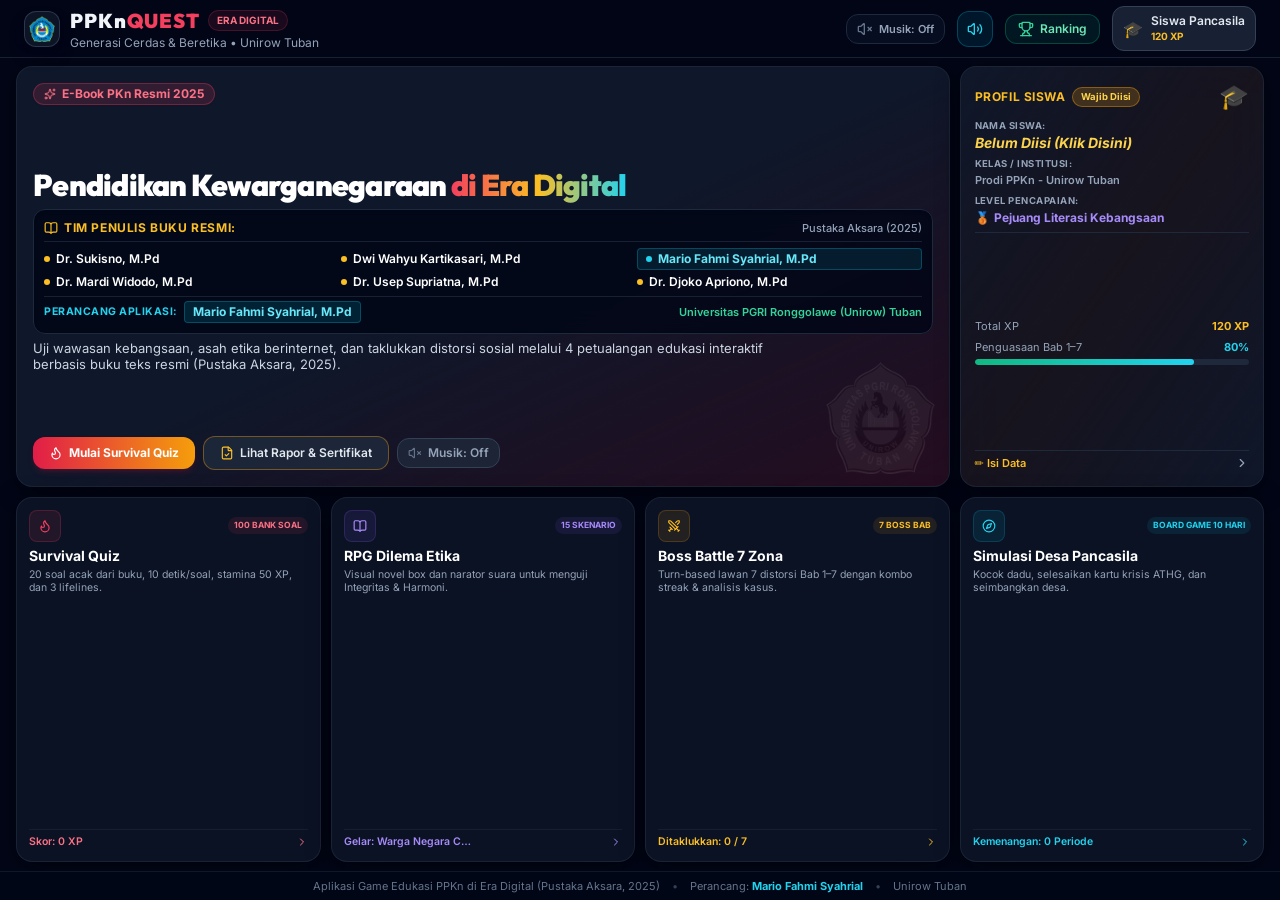
<file: docs/index.html>
<!doctype html>
<html lang="id" class="dark">
  <head>
    <meta charset="UTF-8" />
    <link rel="icon" type="image/png" href="./logo-unirow.png" />
    <meta name="viewport" content="width=device-width, initial-scale=1.0" />
    <title>PPKn Game Edukasi — Generasi Cerdas & Beretika</title>
    <meta name="description" content="Aplikasi Game Edukasi Pendidikan Kewarganegaraan di Era Digital: Survival Quiz, RPG Dilema, Boss Battle 7 Zona, Citizen Simulation, dan Duel Cepat." />
    <link rel="preconnect" href="https://fonts.googleapis.com">
    <link rel="preconnect" href="https://fonts.gstatic.com" crossorigin>
    <link href="https://fonts.googleapis.com/css2?family=Inter:wght@300;400;500;600;700;800&family=Outfit:wght@400;500;600;700;800;900&display=swap" rel="stylesheet">
    <script type="module" crossorigin src="./assets/index-B-1Yn_UM.js"></script>
    <link rel="stylesheet" crossorigin href="./assets/index-yq47PuUU.css">
  </head>
  <body class="bg-slate-950 text-slate-100 min-h-screen selection:bg-rose-500 selection:text-white font-sans antialiased">
    <div id="root"></div>
  </body>
</html>
</file>
<file: docs/assets/index-yq47PuUU.css>
*,:before,:after{--tw-border-spacing-x: 0;--tw-border-spacing-y: 0;--tw-translate-x: 0;--tw-translate-y: 0;--tw-rotate: 0;--tw-skew-x: 0;--tw-skew-y: 0;--tw-scale-x: 1;--tw-scale-y: 1;--tw-pan-x: ;--tw-pan-y: ;--tw-pinch-zoom: ;--tw-scroll-snap-strictness: proximity;--tw-gradient-from-position: ;--tw-gradient-via-position: ;--tw-gradient-to-position: ;--tw-ordinal: ;--tw-slashed-zero: ;--tw-numeric-figure: ;--tw-numeric-spacing: ;--tw-numeric-fraction: ;--tw-ring-inset: ;--tw-ring-offset-width: 0px;--tw-ring-offset-color: #fff;--tw-ring-color: rgb(59 130 246 / .5);--tw-ring-offset-shadow: 0 0 #0000;--tw-ring-shadow: 0 0 #0000;--tw-shadow: 0 0 #0000;--tw-shadow-colored: 0 0 #0000;--tw-blur: ;--tw-brightness: ;--tw-contrast: ;--tw-grayscale: ;--tw-hue-rotate: ;--tw-invert: ;--tw-saturate: ;--tw-sepia: ;--tw-drop-shadow: ;--tw-backdrop-blur: ;--tw-backdrop-brightness: ;--tw-backdrop-contrast: ;--tw-backdrop-grayscale: ;--tw-backdrop-hue-rotate: ;--tw-backdrop-invert: ;--tw-backdrop-opacity: ;--tw-backdrop-saturate: ;--tw-backdrop-sepia: ;--tw-contain-size: ;--tw-contain-layout: ;--tw-contain-paint: ;--tw-contain-style: }::backdrop{--tw-border-spacing-x: 0;--tw-border-spacing-y: 0;--tw-translate-x: 0;--tw-translate-y: 0;--tw-rotate: 0;--tw-skew-x: 0;--tw-skew-y: 0;--tw-scale-x: 1;--tw-scale-y: 1;--tw-pan-x: ;--tw-pan-y: ;--tw-pinch-zoom: ;--tw-scroll-snap-strictness: proximity;--tw-gradient-from-position: ;--tw-gradient-via-position: ;--tw-gradient-to-position: ;--tw-ordinal: ;--tw-slashed-zero: ;--tw-numeric-figure: ;--tw-numeric-spacing: ;--tw-numeric-fraction: ;--tw-ring-inset: ;--tw-ring-offset-width: 0px;--tw-ring-offset-color: #fff;--tw-ring-color: rgb(59 130 246 / .5);--tw-ring-offset-shadow: 0 0 #0000;--tw-ring-shadow: 0 0 #0000;--tw-shadow: 0 0 #0000;--tw-shadow-colored: 0 0 #0000;--tw-blur: ;--tw-brightness: ;--tw-contrast: ;--tw-grayscale: ;--tw-hue-rotate: ;--tw-invert: ;--tw-saturate: ;--tw-sepia: ;--tw-drop-shadow: ;--tw-backdrop-blur: ;--tw-backdrop-brightness: ;--tw-backdrop-contrast: ;--tw-backdrop-grayscale: ;--tw-backdrop-hue-rotate: ;--tw-backdrop-invert: ;--tw-backdrop-opacity: ;--tw-backdrop-saturate: ;--tw-backdrop-sepia: ;--tw-contain-size: ;--tw-contain-layout: ;--tw-contain-paint: ;--tw-contain-style: }*,:before,:after{box-sizing:border-box;border-width:0;border-style:solid;border-color:#e5e7eb}:before,:after{--tw-content: ""}html,:host{line-height:1.5;-webkit-text-size-adjust:100%;-moz-tab-size:4;-o-tab-size:4;tab-size:4;font-family:Inter,system-ui,-apple-system,BlinkMacSystemFont,Segoe UI,Roboto,sans-serif;font-feature-settings:normal;font-variation-settings:normal;-webkit-tap-highlight-color:transparent}body{margin:0;line-height:inherit}hr{height:0;color:inherit;border-top-width:1px}abbr:where([title]){-webkit-text-decoration:underline dotted;text-decoration:underline dotted}h1,h2,h3,h4,h5,h6{font-size:inherit;font-weight:inherit}a{color:inherit;text-decoration:inherit}b,strong{font-weight:bolder}code,kbd,samp,pre{font-family:ui-monospace,SFMono-Regular,Menlo,Monaco,Consolas,Liberation Mono,Courier New,monospace;font-feature-settings:normal;font-variation-settings:normal;font-size:1em}small{font-size:80%}sub,sup{font-size:75%;line-height:0;position:relative;vertical-align:baseline}sub{bottom:-.25em}sup{top:-.5em}table{text-indent:0;border-color:inherit;border-collapse:collapse}button,input,optgroup,select,textarea{font-family:inherit;font-feature-settings:inherit;font-variation-settings:inherit;font-size:100%;font-weight:inherit;line-height:inherit;letter-spacing:inherit;color:inherit;margin:0;padding:0}button,select{text-transform:none}button,input:where([type=button]),input:where([type=reset]),input:where([type=submit]){-webkit-appearance:button;background-color:transparent;background-image:none}:-moz-focusring{outline:auto}:-moz-ui-invalid{box-shadow:none}progress{vertical-align:baseline}::-webkit-inner-spin-button,::-webkit-outer-spin-button{height:auto}[type=search]{-webkit-appearance:textfield;outline-offset:-2px}::-webkit-search-decoration{-webkit-appearance:none}::-webkit-file-upload-button{-webkit-appearance:button;font:inherit}summary{display:list-item}blockquote,dl,dd,h1,h2,h3,h4,h5,h6,hr,figure,p,pre{margin:0}fieldset{margin:0;padding:0}legend{padding:0}ol,ul,menu{list-style:none;margin:0;padding:0}dialog{padding:0}textarea{resize:vertical}input::-moz-placeholder,textarea::-moz-placeholder{opacity:1;color:#9ca3af}input::placeholder,textarea::placeholder{opacity:1;color:#9ca3af}button,[role=button]{cursor:pointer}:disabled{cursor:default}img,svg,video,canvas,audio,iframe,embed,object{display:block;vertical-align:middle}img,video{max-width:100%;height:auto}[hidden]:where(:not([hidden=until-found])){display:none}body{--tw-bg-opacity: 1;background-color:rgb(2 6 23 / var(--tw-bg-opacity, 1));font-family:Inter,system-ui,-apple-system,BlinkMacSystemFont,Segoe UI,Roboto,sans-serif;--tw-text-opacity: 1;color:rgb(241 245 249 / var(--tw-text-opacity, 1));-webkit-font-smoothing:antialiased;-moz-osx-font-smoothing:grayscale}body *::-moz-selection{--tw-bg-opacity: 1;background-color:rgb(244 63 94 / var(--tw-bg-opacity, 1));--tw-text-opacity: 1;color:rgb(255 255 255 / var(--tw-text-opacity, 1))}body *::selection{--tw-bg-opacity: 1;background-color:rgb(244 63 94 / var(--tw-bg-opacity, 1));--tw-text-opacity: 1;color:rgb(255 255 255 / var(--tw-text-opacity, 1))}body::-moz-selection{--tw-bg-opacity: 1;background-color:rgb(244 63 94 / var(--tw-bg-opacity, 1));--tw-text-opacity: 1;color:rgb(255 255 255 / var(--tw-text-opacity, 1))}body::selection{--tw-bg-opacity: 1;background-color:rgb(244 63 94 / var(--tw-bg-opacity, 1));--tw-text-opacity: 1;color:rgb(255 255 255 / var(--tw-text-opacity, 1))}body{background-color:#020617;background-image:radial-gradient(at 90% 10%,rgba(225,29,72,.06) 0px,transparent 45%),radial-gradient(at 10% 90%,rgba(14,165,233,.05) 0px,transparent 50%),radial-gradient(at 50% 30%,rgba(15,23,42,.7) 0px,transparent 80%);background-attachment:fixed}.pointer-events-none{pointer-events:none}.fixed{position:fixed}.absolute{position:absolute}.relative{position:relative}.sticky{position:sticky}.inset-0{top:0;right:0;bottom:0;left:0}.-right-1{right:-.25rem}.-top-1{top:-.25rem}.bottom-3{bottom:.75rem}.left-0{left:0}.right-0{right:0}.right-3{right:.75rem}.top-0{top:0}.z-10{z-index:10}.z-40{z-index:40}.z-50{z-index:50}.mx-auto{margin-left:auto;margin-right:auto}.my-1{margin-top:.25rem;margin-bottom:.25rem}.mb-0\.5{margin-bottom:.125rem}.mb-1{margin-bottom:.25rem}.mb-1\.5{margin-bottom:.375rem}.mb-2{margin-bottom:.5rem}.mb-2\.5{margin-bottom:.625rem}.mb-3{margin-bottom:.75rem}.mb-4{margin-bottom:1rem}.mb-5{margin-bottom:1.25rem}.mb-6{margin-bottom:1.5rem}.ml-1{margin-left:.25rem}.ml-auto{margin-left:auto}.mr-1{margin-right:.25rem}.mt-0\.5{margin-top:.125rem}.mt-1{margin-top:.25rem}.mt-1\.5{margin-top:.375rem}.mt-12{margin-top:3rem}.mt-2{margin-top:.5rem}.mt-3{margin-top:.75rem}.mt-4{margin-top:1rem}.mt-6{margin-top:1.5rem}.line-clamp-2{overflow:hidden;display:-webkit-box;-webkit-box-orient:vertical;-webkit-line-clamp:2}.block{display:block}.flex{display:flex}.inline-flex{display:inline-flex}.grid{display:grid}.hidden{display:none}.h-1{height:.25rem}.h-1\.5{height:.375rem}.h-10{height:2.5rem}.h-12{height:3rem}.h-16{height:4rem}.h-2{height:.5rem}.h-20{height:5rem}.h-24{height:6rem}.h-3{height:.75rem}.h-3\.5{height:.875rem}.h-4{height:1rem}.h-5{height:1.25rem}.h-6{height:1.5rem}.h-7{height:1.75rem}.h-8{height:2rem}.h-9{height:2.25rem}.h-full{height:100%}.h-screen{height:100vh}.max-h-28{max-height:7rem}.max-h-\[90vh\]{max-height:90vh}.max-h-\[92vh\]{max-height:92vh}.max-h-screen{max-height:100vh}.min-h-0{min-height:0px}.min-h-screen{min-height:100vh}.w-1\.5{width:.375rem}.w-10{width:2.5rem}.w-12{width:3rem}.w-16{width:4rem}.w-20{width:5rem}.w-24{width:6rem}.w-3{width:.75rem}.w-3\.5{width:.875rem}.w-4{width:1rem}.w-5{width:1.25rem}.w-6{width:1.5rem}.w-60{width:15rem}.w-7{width:1.75rem}.w-8{width:2rem}.w-9{width:2.25rem}.w-full{width:100%}.min-w-0{min-width:0px}.max-w-2xl{max-width:42rem}.max-w-3xl{max-width:48rem}.max-w-4xl{max-width:56rem}.max-w-5xl{max-width:64rem}.max-w-6xl{max-width:72rem}.max-w-7xl{max-width:80rem}.max-w-\[100px\]{max-width:100px}.max-w-\[120px\]{max-width:120px}.max-w-\[130px\]{max-width:130px}.max-w-md{max-width:28rem}.max-w-sm{max-width:24rem}.max-w-xl{max-width:36rem}.max-w-xs{max-width:20rem}.flex-1{flex:1 1 0%}.shrink-0{flex-shrink:0}.rotate-1{--tw-rotate: 1deg;transform:translate(var(--tw-translate-x),var(--tw-translate-y)) rotate(var(--tw-rotate)) skew(var(--tw-skew-x)) skewY(var(--tw-skew-y)) scaleX(var(--tw-scale-x)) scaleY(var(--tw-scale-y))}.scale-105{--tw-scale-x: 1.05;--tw-scale-y: 1.05;transform:translate(var(--tw-translate-x),var(--tw-translate-y)) rotate(var(--tw-rotate)) skew(var(--tw-skew-x)) skewY(var(--tw-skew-y)) scaleX(var(--tw-scale-x)) scaleY(var(--tw-scale-y))}.scale-110{--tw-scale-x: 1.1;--tw-scale-y: 1.1;transform:translate(var(--tw-translate-x),var(--tw-translate-y)) rotate(var(--tw-rotate)) skew(var(--tw-skew-x)) skewY(var(--tw-skew-y)) scaleX(var(--tw-scale-x)) scaleY(var(--tw-scale-y))}.scale-\[1\.03\]{--tw-scale-x: 1.03;--tw-scale-y: 1.03;transform:translate(var(--tw-translate-x),var(--tw-translate-y)) rotate(var(--tw-rotate)) skew(var(--tw-skew-x)) skewY(var(--tw-skew-y)) scaleX(var(--tw-scale-x)) scaleY(var(--tw-scale-y))}.animate-bounce{animation:bounce 1s infinite}@keyframes bounce{0%,to{transform:translateY(-25%);animation-timing-function:cubic-bezier(.8,0,1,1)}50%{transform:none;animation-timing-function:cubic-bezier(0,0,.2,1)}}.animate-bounce-gentle{animation:bounce 2s infinite}@keyframes pulse{50%{opacity:.5}}.animate-pulse{animation:pulse 2s cubic-bezier(.4,0,.6,1) infinite}@keyframes spin{to{transform:rotate(360deg)}}.animate-spin{animation:spin 1s linear infinite}.cursor-not-allowed{cursor:not-allowed}.cursor-pointer{cursor:pointer}.select-none{-webkit-user-select:none;-moz-user-select:none;user-select:none}.grid-cols-1{grid-template-columns:repeat(1,minmax(0,1fr))}.grid-cols-2{grid-template-columns:repeat(2,minmax(0,1fr))}.grid-cols-3{grid-template-columns:repeat(3,minmax(0,1fr))}.grid-cols-4{grid-template-columns:repeat(4,minmax(0,1fr))}.flex-col{flex-direction:column}.flex-col-reverse{flex-direction:column-reverse}.flex-wrap{flex-wrap:wrap}.items-start{align-items:flex-start}.items-center{align-items:center}.items-stretch{align-items:stretch}.justify-end{justify-content:flex-end}.justify-center{justify-content:center}.justify-between{justify-content:space-between}.gap-0\.5{gap:.125rem}.gap-1{gap:.25rem}.gap-1\.5{gap:.375rem}.gap-2{gap:.5rem}.gap-2\.5{gap:.625rem}.gap-3{gap:.75rem}.gap-4{gap:1rem}.gap-6{gap:1.5rem}.gap-x-3{-moz-column-gap:.75rem;column-gap:.75rem}.gap-y-0\.5{row-gap:.125rem}.gap-y-1{row-gap:.25rem}.space-y-0\.5>:not([hidden])~:not([hidden]){--tw-space-y-reverse: 0;margin-top:calc(.125rem * calc(1 - var(--tw-space-y-reverse)));margin-bottom:calc(.125rem * var(--tw-space-y-reverse))}.space-y-1>:not([hidden])~:not([hidden]){--tw-space-y-reverse: 0;margin-top:calc(.25rem * calc(1 - var(--tw-space-y-reverse)));margin-bottom:calc(.25rem * var(--tw-space-y-reverse))}.space-y-1\.5>:not([hidden])~:not([hidden]){--tw-space-y-reverse: 0;margin-top:calc(.375rem * calc(1 - var(--tw-space-y-reverse)));margin-bottom:calc(.375rem * var(--tw-space-y-reverse))}.space-y-2>:not([hidden])~:not([hidden]){--tw-space-y-reverse: 0;margin-top:calc(.5rem * calc(1 - var(--tw-space-y-reverse)));margin-bottom:calc(.5rem * var(--tw-space-y-reverse))}.space-y-2\.5>:not([hidden])~:not([hidden]){--tw-space-y-reverse: 0;margin-top:calc(.625rem * calc(1 - var(--tw-space-y-reverse)));margin-bottom:calc(.625rem * var(--tw-space-y-reverse))}.space-y-3>:not([hidden])~:not([hidden]){--tw-space-y-reverse: 0;margin-top:calc(.75rem * calc(1 - var(--tw-space-y-reverse)));margin-bottom:calc(.75rem * var(--tw-space-y-reverse))}.space-y-4>:not([hidden])~:not([hidden]){--tw-space-y-reverse: 0;margin-top:calc(1rem * calc(1 - var(--tw-space-y-reverse)));margin-bottom:calc(1rem * var(--tw-space-y-reverse))}.space-y-5>:not([hidden])~:not([hidden]){--tw-space-y-reverse: 0;margin-top:calc(1.25rem * calc(1 - var(--tw-space-y-reverse)));margin-bottom:calc(1.25rem * var(--tw-space-y-reverse))}.space-y-6>:not([hidden])~:not([hidden]){--tw-space-y-reverse: 0;margin-top:calc(1.5rem * calc(1 - var(--tw-space-y-reverse)));margin-bottom:calc(1.5rem * var(--tw-space-y-reverse))}.overflow-hidden{overflow:hidden}.overflow-y-auto{overflow-y:auto}.truncate{overflow:hidden;text-overflow:ellipsis;white-space:nowrap}.rounded{border-radius:.25rem}.rounded-2xl{border-radius:1rem}.rounded-3xl{border-radius:1.5rem}.rounded-full{border-radius:9999px}.rounded-lg{border-radius:.5rem}.rounded-md{border-radius:.375rem}.rounded-xl{border-radius:.75rem}.rounded-t-2xl{border-top-left-radius:1rem;border-top-right-radius:1rem}.border{border-width:1px}.border-b{border-bottom-width:1px}.border-l{border-left-width:1px}.border-t{border-top-width:1px}.border-dashed{border-style:dashed}.border-amber-400{--tw-border-opacity: 1;border-color:rgb(251 191 36 / var(--tw-border-opacity, 1))}.border-amber-500{--tw-border-opacity: 1;border-color:rgb(245 158 11 / var(--tw-border-opacity, 1))}.border-amber-500\/20{border-color:#f59e0b33}.border-amber-500\/30{border-color:#f59e0b4d}.border-amber-500\/40{border-color:#f59e0b66}.border-amber-500\/50{border-color:#f59e0b80}.border-amber-500\/60{border-color:#f59e0b99}.border-blue-500\/60{border-color:#3b82f699}.border-cyan-400{--tw-border-opacity: 1;border-color:rgb(34 211 238 / var(--tw-border-opacity, 1))}.border-cyan-500{--tw-border-opacity: 1;border-color:rgb(6 182 212 / var(--tw-border-opacity, 1))}.border-cyan-500\/20{border-color:#06b6d433}.border-cyan-500\/30{border-color:#06b6d44d}.border-cyan-500\/40{border-color:#06b6d466}.border-cyan-500\/50{border-color:#06b6d480}.border-cyan-500\/60{border-color:#06b6d499}.border-emerald-500{--tw-border-opacity: 1;border-color:rgb(16 185 129 / var(--tw-border-opacity, 1))}.border-emerald-500\/20{border-color:#10b98133}.border-emerald-500\/25{border-color:#10b98140}.border-emerald-500\/30{border-color:#10b9814d}.border-emerald-500\/40{border-color:#10b98166}.border-emerald-500\/50{border-color:#10b98180}.border-emerald-500\/60{border-color:#10b98199}.border-indigo-500\/30{border-color:#6366f14d}.border-indigo-500\/40{border-color:#6366f166}.border-rose-500{--tw-border-opacity: 1;border-color:rgb(244 63 94 / var(--tw-border-opacity, 1))}.border-rose-500\/20{border-color:#f43f5e33}.border-rose-500\/30{border-color:#f43f5e4d}.border-rose-500\/40{border-color:#f43f5e66}.border-rose-500\/50{border-color:#f43f5e80}.border-rose-500\/60{border-color:#f43f5e99}.border-slate-500\/60{border-color:#64748b99}.border-slate-600\/40{border-color:#47556966}.border-slate-700{--tw-border-opacity: 1;border-color:rgb(51 65 85 / var(--tw-border-opacity, 1))}.border-slate-700\/80{border-color:#334155cc}.border-slate-800{--tw-border-opacity: 1;border-color:rgb(30 41 59 / var(--tw-border-opacity, 1))}.border-slate-800\/40{border-color:#1e293b66}.border-slate-800\/60{border-color:#1e293b99}.border-slate-800\/80{border-color:#1e293bcc}.border-slate-900{--tw-border-opacity: 1;border-color:rgb(15 23 42 / var(--tw-border-opacity, 1))}.border-violet-500{--tw-border-opacity: 1;border-color:rgb(139 92 246 / var(--tw-border-opacity, 1))}.border-violet-500\/20{border-color:#8b5cf633}.border-violet-500\/30{border-color:#8b5cf64d}.border-violet-500\/40{border-color:#8b5cf666}.border-violet-500\/50{border-color:#8b5cf680}.bg-amber-400{--tw-bg-opacity: 1;background-color:rgb(251 191 36 / var(--tw-bg-opacity, 1))}.bg-amber-500{--tw-bg-opacity: 1;background-color:rgb(245 158 11 / var(--tw-bg-opacity, 1))}.bg-amber-500\/10{background-color:#f59e0b1a}.bg-amber-500\/20{background-color:#f59e0b33}.bg-amber-950\/60{background-color:#451a0399}.bg-blue-500\/10{background-color:#3b82f61a}.bg-cyan-400{--tw-bg-opacity: 1;background-color:rgb(34 211 238 / var(--tw-bg-opacity, 1))}.bg-cyan-500{--tw-bg-opacity: 1;background-color:rgb(6 182 212 / var(--tw-bg-opacity, 1))}.bg-cyan-500\/10{background-color:#06b6d41a}.bg-cyan-500\/15{background-color:#06b6d426}.bg-cyan-500\/20{background-color:#06b6d433}.bg-cyan-900\/60{background-color:#164e6399}.bg-cyan-950\/50{background-color:#08334480}.bg-cyan-950\/60{background-color:#08334499}.bg-cyan-950\/70{background-color:#083344b3}.bg-emerald-500{--tw-bg-opacity: 1;background-color:rgb(16 185 129 / var(--tw-bg-opacity, 1))}.bg-emerald-500\/10{background-color:#10b9811a}.bg-emerald-500\/20{background-color:#10b98133}.bg-emerald-950\/30{background-color:#022c224d}.bg-emerald-950\/40{background-color:#022c2266}.bg-emerald-950\/60{background-color:#022c2299}.bg-indigo-500\/10{background-color:#6366f11a}.bg-rose-500{--tw-bg-opacity: 1;background-color:rgb(244 63 94 / var(--tw-bg-opacity, 1))}.bg-rose-500\/10{background-color:#f43f5e1a}.bg-rose-500\/15{background-color:#f43f5e26}.bg-rose-500\/20{background-color:#f43f5e33}.bg-rose-900\/60{background-color:#88133799}.bg-rose-950\/40{background-color:#4c051966}.bg-rose-950\/60{background-color:#4c051999}.bg-slate-500\/10{background-color:#64748b1a}.bg-slate-800{--tw-bg-opacity: 1;background-color:rgb(30 41 59 / var(--tw-bg-opacity, 1))}.bg-slate-800\/70{background-color:#1e293bb3}.bg-slate-800\/80{background-color:#1e293bcc}.bg-slate-800\/90{background-color:#1e293be6}.bg-slate-900{--tw-bg-opacity: 1;background-color:rgb(15 23 42 / var(--tw-bg-opacity, 1))}.bg-slate-900\/20{background-color:#0f172a33}.bg-slate-900\/30{background-color:#0f172a4d}.bg-slate-900\/40{background-color:#0f172a66}.bg-slate-900\/50{background-color:#0f172a80}.bg-slate-900\/60{background-color:#0f172a99}.bg-slate-900\/70{background-color:#0f172ab3}.bg-slate-900\/80{background-color:#0f172acc}.bg-slate-900\/90{background-color:#0f172ae6}.bg-slate-950{--tw-bg-opacity: 1;background-color:rgb(2 6 23 / var(--tw-bg-opacity, 1))}.bg-slate-950\/40{background-color:#02061766}.bg-slate-950\/60{background-color:#02061799}.bg-slate-950\/80{background-color:#020617cc}.bg-slate-950\/85{background-color:#020617d9}.bg-slate-950\/90{background-color:#020617e6}.bg-violet-500\/10{background-color:#8b5cf61a}.bg-violet-500\/15{background-color:#8b5cf626}.bg-violet-500\/20{background-color:#8b5cf633}.bg-gradient-to-b{background-image:linear-gradient(to bottom,var(--tw-gradient-stops))}.bg-gradient-to-br{background-image:linear-gradient(to bottom right,var(--tw-gradient-stops))}.bg-gradient-to-r{background-image:linear-gradient(to right,var(--tw-gradient-stops))}.from-amber-500{--tw-gradient-from: #f59e0b var(--tw-gradient-from-position);--tw-gradient-to: rgb(245 158 11 / 0) var(--tw-gradient-to-position);--tw-gradient-stops: var(--tw-gradient-from), var(--tw-gradient-to)}.from-amber-500\/15{--tw-gradient-from: rgb(245 158 11 / .15) var(--tw-gradient-from-position);--tw-gradient-to: rgb(245 158 11 / 0) var(--tw-gradient-to-position);--tw-gradient-stops: var(--tw-gradient-from), var(--tw-gradient-to)}.from-amber-500\/20{--tw-gradient-from: rgb(245 158 11 / .2) var(--tw-gradient-from-position);--tw-gradient-to: rgb(245 158 11 / 0) var(--tw-gradient-to-position);--tw-gradient-stops: var(--tw-gradient-from), var(--tw-gradient-to)}.from-amber-600{--tw-gradient-from: #d97706 var(--tw-gradient-from-position);--tw-gradient-to: rgb(217 119 6 / 0) var(--tw-gradient-to-position);--tw-gradient-stops: var(--tw-gradient-from), var(--tw-gradient-to)}.from-cyan-500\/15{--tw-gradient-from: rgb(6 182 212 / .15) var(--tw-gradient-from-position);--tw-gradient-to: rgb(6 182 212 / 0) var(--tw-gradient-to-position);--tw-gradient-stops: var(--tw-gradient-from), var(--tw-gradient-to)}.from-cyan-500\/20{--tw-gradient-from: rgb(6 182 212 / .2) var(--tw-gradient-from-position);--tw-gradient-to: rgb(6 182 212 / 0) var(--tw-gradient-to-position);--tw-gradient-stops: var(--tw-gradient-from), var(--tw-gradient-to)}.from-cyan-600{--tw-gradient-from: #0891b2 var(--tw-gradient-from-position);--tw-gradient-to: rgb(8 145 178 / 0) var(--tw-gradient-to-position);--tw-gradient-stops: var(--tw-gradient-from), var(--tw-gradient-to)}.from-emerald-500{--tw-gradient-from: #10b981 var(--tw-gradient-from-position);--tw-gradient-to: rgb(16 185 129 / 0) var(--tw-gradient-to-position);--tw-gradient-stops: var(--tw-gradient-from), var(--tw-gradient-to)}.from-emerald-500\/15{--tw-gradient-from: rgb(16 185 129 / .15) var(--tw-gradient-from-position);--tw-gradient-to: rgb(16 185 129 / 0) var(--tw-gradient-to-position);--tw-gradient-stops: var(--tw-gradient-from), var(--tw-gradient-to)}.from-emerald-500\/20{--tw-gradient-from: rgb(16 185 129 / .2) var(--tw-gradient-from-position);--tw-gradient-to: rgb(16 185 129 / 0) var(--tw-gradient-to-position);--tw-gradient-stops: var(--tw-gradient-from), var(--tw-gradient-to)}.from-emerald-600{--tw-gradient-from: #059669 var(--tw-gradient-from-position);--tw-gradient-to: rgb(5 150 105 / 0) var(--tw-gradient-to-position);--tw-gradient-stops: var(--tw-gradient-from), var(--tw-gradient-to)}.from-indigo-600{--tw-gradient-from: #4f46e5 var(--tw-gradient-from-position);--tw-gradient-to: rgb(79 70 229 / 0) var(--tw-gradient-to-position);--tw-gradient-stops: var(--tw-gradient-from), var(--tw-gradient-to)}.from-rose-500{--tw-gradient-from: #f43f5e var(--tw-gradient-from-position);--tw-gradient-to: rgb(244 63 94 / 0) var(--tw-gradient-to-position);--tw-gradient-stops: var(--tw-gradient-from), var(--tw-gradient-to)}.from-rose-500\/15{--tw-gradient-from: rgb(244 63 94 / .15) var(--tw-gradient-from-position);--tw-gradient-to: rgb(244 63 94 / 0) var(--tw-gradient-to-position);--tw-gradient-stops: var(--tw-gradient-from), var(--tw-gradient-to)}.from-rose-500\/20{--tw-gradient-from: rgb(244 63 94 / .2) var(--tw-gradient-from-position);--tw-gradient-to: rgb(244 63 94 / 0) var(--tw-gradient-to-position);--tw-gradient-stops: var(--tw-gradient-from), var(--tw-gradient-to)}.from-rose-600{--tw-gradient-from: #e11d48 var(--tw-gradient-from-position);--tw-gradient-to: rgb(225 29 72 / 0) var(--tw-gradient-to-position);--tw-gradient-stops: var(--tw-gradient-from), var(--tw-gradient-to)}.from-slate-700\/20{--tw-gradient-from: rgb(51 65 85 / .2) var(--tw-gradient-from-position);--tw-gradient-to: rgb(51 65 85 / 0) var(--tw-gradient-to-position);--tw-gradient-stops: var(--tw-gradient-from), var(--tw-gradient-to)}.from-slate-900{--tw-gradient-from: #0f172a var(--tw-gradient-from-position);--tw-gradient-to: rgb(15 23 42 / 0) var(--tw-gradient-to-position);--tw-gradient-stops: var(--tw-gradient-from), var(--tw-gradient-to)}.from-slate-950{--tw-gradient-from: #020617 var(--tw-gradient-from-position);--tw-gradient-to: rgb(2 6 23 / 0) var(--tw-gradient-to-position);--tw-gradient-stops: var(--tw-gradient-from), var(--tw-gradient-to)}.from-violet-500\/20{--tw-gradient-from: rgb(139 92 246 / .2) var(--tw-gradient-from-position);--tw-gradient-to: rgb(139 92 246 / 0) var(--tw-gradient-to-position);--tw-gradient-stops: var(--tw-gradient-from), var(--tw-gradient-to)}.from-violet-600{--tw-gradient-from: #7c3aed var(--tw-gradient-from-position);--tw-gradient-to: rgb(124 58 237 / 0) var(--tw-gradient-to-position);--tw-gradient-stops: var(--tw-gradient-from), var(--tw-gradient-to)}.via-amber-400{--tw-gradient-to: rgb(251 191 36 / 0) var(--tw-gradient-to-position);--tw-gradient-stops: var(--tw-gradient-from), #fbbf24 var(--tw-gradient-via-position), var(--tw-gradient-to)}.via-amber-950\/20{--tw-gradient-to: rgb(69 26 3 / 0) var(--tw-gradient-to-position);--tw-gradient-stops: var(--tw-gradient-from), rgb(69 26 3 / .2) var(--tw-gradient-via-position), var(--tw-gradient-to)}.via-blue-500\/10{--tw-gradient-to: rgb(59 130 246 / 0) var(--tw-gradient-to-position);--tw-gradient-stops: var(--tw-gradient-from), rgb(59 130 246 / .1) var(--tw-gradient-via-position), var(--tw-gradient-to)}.via-emerald-900\/10{--tw-gradient-to: rgb(6 78 59 / 0) var(--tw-gradient-to-position);--tw-gradient-stops: var(--tw-gradient-from), rgb(6 78 59 / .1) var(--tw-gradient-via-position), var(--tw-gradient-to)}.via-purple-900\/10{--tw-gradient-to: rgb(88 28 135 / 0) var(--tw-gradient-to-position);--tw-gradient-stops: var(--tw-gradient-from), rgb(88 28 135 / .1) var(--tw-gradient-via-position), var(--tw-gradient-to)}.via-rose-500{--tw-gradient-to: rgb(244 63 94 / 0) var(--tw-gradient-to-position);--tw-gradient-stops: var(--tw-gradient-from), #f43f5e var(--tw-gradient-via-position), var(--tw-gradient-to)}.via-slate-800\/50{--tw-gradient-to: rgb(30 41 59 / 0) var(--tw-gradient-to-position);--tw-gradient-stops: var(--tw-gradient-from), rgb(30 41 59 / .5) var(--tw-gradient-via-position), var(--tw-gradient-to)}.via-slate-900{--tw-gradient-to: rgb(15 23 42 / 0) var(--tw-gradient-to-position);--tw-gradient-stops: var(--tw-gradient-from), #0f172a var(--tw-gradient-via-position), var(--tw-gradient-to)}.via-teal-500\/10{--tw-gradient-to: rgb(20 184 166 / 0) var(--tw-gradient-to-position);--tw-gradient-stops: var(--tw-gradient-from), rgb(20 184 166 / .1) var(--tw-gradient-via-position), var(--tw-gradient-to)}.via-yellow-400{--tw-gradient-to: rgb(250 204 21 / 0) var(--tw-gradient-to-position);--tw-gradient-stops: var(--tw-gradient-from), #facc15 var(--tw-gradient-via-position), var(--tw-gradient-to)}.via-yellow-500\/10{--tw-gradient-to: rgb(234 179 8 / 0) var(--tw-gradient-to-position);--tw-gradient-stops: var(--tw-gradient-from), rgb(234 179 8 / .1) var(--tw-gradient-via-position), var(--tw-gradient-to)}.to-amber-500{--tw-gradient-to: #f59e0b var(--tw-gradient-to-position)}.to-amber-600{--tw-gradient-to: #d97706 var(--tw-gradient-to-position)}.to-amber-950\/20{--tw-gradient-to: rgb(69 26 3 / .2) var(--tw-gradient-to-position)}.to-amber-950\/40{--tw-gradient-to: rgb(69 26 3 / .4) var(--tw-gradient-to-position)}.to-blue-500\/10{--tw-gradient-to: rgb(59 130 246 / .1) var(--tw-gradient-to-position)}.to-blue-600{--tw-gradient-to: #2563eb var(--tw-gradient-to-position)}.to-cyan-400{--tw-gradient-to: #22d3ee var(--tw-gradient-to-position)}.to-cyan-500{--tw-gradient-to: #06b6d4 var(--tw-gradient-to-position)}.to-cyan-600{--tw-gradient-to: #0891b2 var(--tw-gradient-to-position)}.to-cyan-950\/30{--tw-gradient-to: rgb(8 51 68 / .3) var(--tw-gradient-to-position)}.to-emerald-600{--tw-gradient-to: #059669 var(--tw-gradient-to-position)}.to-emerald-950\/20{--tw-gradient-to: rgb(2 44 34 / .2) var(--tw-gradient-to-position)}.to-emerald-950\/30{--tw-gradient-to: rgb(2 44 34 / .3) var(--tw-gradient-to-position)}.to-indigo-600{--tw-gradient-to: #4f46e5 var(--tw-gradient-to-position)}.to-purple-500\/10{--tw-gradient-to: rgb(168 85 247 / .1) var(--tw-gradient-to-position)}.to-red-500{--tw-gradient-to: #ef4444 var(--tw-gradient-to-position)}.to-rose-500\/20{--tw-gradient-to: rgb(244 63 94 / .2) var(--tw-gradient-to-position)}.to-rose-600{--tw-gradient-to: #e11d48 var(--tw-gradient-to-position)}.to-rose-950\/40{--tw-gradient-to: rgb(76 5 25 / .4) var(--tw-gradient-to-position)}.to-slate-800{--tw-gradient-to: #1e293b var(--tw-gradient-to-position)}.to-slate-800\/50{--tw-gradient-to: rgb(30 41 59 / .5) var(--tw-gradient-to-position)}.to-slate-900{--tw-gradient-to: #0f172a var(--tw-gradient-to-position)}.to-teal-500\/10{--tw-gradient-to: rgb(20 184 166 / .1) var(--tw-gradient-to-position)}.to-transparent{--tw-gradient-to: transparent var(--tw-gradient-to-position)}.to-violet-600{--tw-gradient-to: #7c3aed var(--tw-gradient-to-position)}.to-violet-950\/20{--tw-gradient-to: rgb(46 16 101 / .2) var(--tw-gradient-to-position)}.to-yellow-500\/10{--tw-gradient-to: rgb(234 179 8 / .1) var(--tw-gradient-to-position)}.to-yellow-600{--tw-gradient-to: #ca8a04 var(--tw-gradient-to-position)}.bg-clip-text{-webkit-background-clip:text;background-clip:text}.fill-emerald-500{fill:#10b981}.fill-rose-500{fill:#f43f5e}.object-contain{-o-object-fit:contain;object-fit:contain}.\!p-2\.5{padding:.625rem!important}.p-1{padding:.25rem}.p-2{padding:.5rem}.p-2\.5{padding:.625rem}.p-3{padding:.75rem}.p-3\.5{padding:.875rem}.p-4{padding:1rem}.p-5{padding:1.25rem}.p-6{padding:1.5rem}.p-8{padding:2rem}.px-1\.5{padding-left:.375rem;padding-right:.375rem}.px-2{padding-left:.5rem;padding-right:.5rem}.px-2\.5{padding-left:.625rem;padding-right:.625rem}.px-3{padding-left:.75rem;padding-right:.75rem}.px-3\.5{padding-left:.875rem;padding-right:.875rem}.px-4{padding-left:1rem;padding-right:1rem}.px-5{padding-left:1.25rem;padding-right:1.25rem}.px-6{padding-left:1.5rem;padding-right:1.5rem}.py-0\.5{padding-top:.125rem;padding-bottom:.125rem}.py-1{padding-top:.25rem;padding-bottom:.25rem}.py-1\.5{padding-top:.375rem;padding-bottom:.375rem}.py-10{padding-top:2.5rem;padding-bottom:2.5rem}.py-2{padding-top:.5rem;padding-bottom:.5rem}.py-2\.5{padding-top:.625rem;padding-bottom:.625rem}.py-3{padding-top:.75rem;padding-bottom:.75rem}.py-3\.5{padding-top:.875rem;padding-bottom:.875rem}.py-4{padding-top:1rem;padding-bottom:1rem}.py-6{padding-top:1.5rem;padding-bottom:1.5rem}.py-8{padding-top:2rem;padding-bottom:2rem}.pb-1{padding-bottom:.25rem}.pb-1\.5{padding-bottom:.375rem}.pb-2{padding-bottom:.5rem}.pb-2\.5{padding-bottom:.625rem}.pb-3{padding-bottom:.75rem}.pb-4{padding-bottom:1rem}.pt-0\.5{padding-top:.125rem}.pt-1{padding-top:.25rem}.pt-2{padding-top:.5rem}.pt-2\.5{padding-top:.625rem}.pt-3{padding-top:.75rem}.pt-4{padding-top:1rem}.text-left{text-align:left}.text-center{text-align:center}.text-right{text-align:right}.font-display{font-family:Outfit,Inter,sans-serif}.font-mono{font-family:ui-monospace,SFMono-Regular,Menlo,Monaco,Consolas,Liberation Mono,Courier New,monospace}.font-sans{font-family:Inter,system-ui,-apple-system,BlinkMacSystemFont,Segoe UI,Roboto,sans-serif}.text-2xl{font-size:1.5rem;line-height:2rem}.text-3xl{font-size:1.875rem;line-height:2.25rem}.text-4xl{font-size:2.25rem;line-height:2.5rem}.text-5xl{font-size:3rem;line-height:1}.text-\[10\.5px\]{font-size:10.5px}.text-\[10px\]{font-size:10px}.text-\[11px\]{font-size:11px}.text-\[8\.5px\]{font-size:8.5px}.text-\[8px\]{font-size:8px}.text-\[9\.5px\]{font-size:9.5px}.text-\[9px\]{font-size:9px}.text-base{font-size:1rem;line-height:1.5rem}.text-lg{font-size:1.125rem;line-height:1.75rem}.text-sm{font-size:.875rem;line-height:1.25rem}.text-xl{font-size:1.25rem;line-height:1.75rem}.text-xs{font-size:.75rem;line-height:1rem}.font-black{font-weight:900}.font-bold{font-weight:700}.font-extrabold{font-weight:800}.font-medium{font-weight:500}.font-normal{font-weight:400}.font-semibold{font-weight:600}.uppercase{text-transform:uppercase}.capitalize{text-transform:capitalize}.italic{font-style:italic}.leading-none{line-height:1}.leading-relaxed{line-height:1.625}.leading-snug{line-height:1.375}.leading-tight{line-height:1.25}.tracking-tight{letter-spacing:-.025em}.tracking-wider{letter-spacing:.05em}.tracking-widest{letter-spacing:.1em}.text-amber-200{--tw-text-opacity: 1;color:rgb(253 230 138 / var(--tw-text-opacity, 1))}.text-amber-300{--tw-text-opacity: 1;color:rgb(252 211 77 / var(--tw-text-opacity, 1))}.text-amber-400{--tw-text-opacity: 1;color:rgb(251 191 36 / var(--tw-text-opacity, 1))}.text-amber-400\/80{color:#fbbf24cc}.text-amber-500{--tw-text-opacity: 1;color:rgb(245 158 11 / var(--tw-text-opacity, 1))}.text-blue-300{--tw-text-opacity: 1;color:rgb(147 197 253 / var(--tw-text-opacity, 1))}.text-cyan-200{--tw-text-opacity: 1;color:rgb(165 243 252 / var(--tw-text-opacity, 1))}.text-cyan-300{--tw-text-opacity: 1;color:rgb(103 232 249 / var(--tw-text-opacity, 1))}.text-cyan-400{--tw-text-opacity: 1;color:rgb(34 211 238 / var(--tw-text-opacity, 1))}.text-emerald-300{--tw-text-opacity: 1;color:rgb(110 231 183 / var(--tw-text-opacity, 1))}.text-emerald-400{--tw-text-opacity: 1;color:rgb(52 211 153 / var(--tw-text-opacity, 1))}.text-emerald-500{--tw-text-opacity: 1;color:rgb(16 185 129 / var(--tw-text-opacity, 1))}.text-indigo-300{--tw-text-opacity: 1;color:rgb(165 180 252 / var(--tw-text-opacity, 1))}.text-indigo-400{--tw-text-opacity: 1;color:rgb(129 140 248 / var(--tw-text-opacity, 1))}.text-rose-300{--tw-text-opacity: 1;color:rgb(253 164 175 / var(--tw-text-opacity, 1))}.text-rose-400{--tw-text-opacity: 1;color:rgb(251 113 133 / var(--tw-text-opacity, 1))}.text-rose-500{--tw-text-opacity: 1;color:rgb(244 63 94 / var(--tw-text-opacity, 1))}.text-slate-100{--tw-text-opacity: 1;color:rgb(241 245 249 / var(--tw-text-opacity, 1))}.text-slate-200{--tw-text-opacity: 1;color:rgb(226 232 240 / var(--tw-text-opacity, 1))}.text-slate-300{--tw-text-opacity: 1;color:rgb(203 213 225 / var(--tw-text-opacity, 1))}.text-slate-400{--tw-text-opacity: 1;color:rgb(148 163 184 / var(--tw-text-opacity, 1))}.text-slate-500{--tw-text-opacity: 1;color:rgb(100 116 139 / var(--tw-text-opacity, 1))}.text-slate-600{--tw-text-opacity: 1;color:rgb(71 85 105 / var(--tw-text-opacity, 1))}.text-slate-700{--tw-text-opacity: 1;color:rgb(51 65 85 / var(--tw-text-opacity, 1))}.text-slate-900{--tw-text-opacity: 1;color:rgb(15 23 42 / var(--tw-text-opacity, 1))}.text-slate-950{--tw-text-opacity: 1;color:rgb(2 6 23 / var(--tw-text-opacity, 1))}.text-transparent{color:transparent}.text-violet-200{--tw-text-opacity: 1;color:rgb(221 214 254 / var(--tw-text-opacity, 1))}.text-violet-300{--tw-text-opacity: 1;color:rgb(196 181 253 / var(--tw-text-opacity, 1))}.text-violet-400{--tw-text-opacity: 1;color:rgb(167 139 250 / var(--tw-text-opacity, 1))}.text-white{--tw-text-opacity: 1;color:rgb(255 255 255 / var(--tw-text-opacity, 1))}.antialiased{-webkit-font-smoothing:antialiased;-moz-osx-font-smoothing:grayscale}.placeholder-slate-500::-moz-placeholder{--tw-placeholder-opacity: 1;color:rgb(100 116 139 / var(--tw-placeholder-opacity, 1))}.placeholder-slate-500::placeholder{--tw-placeholder-opacity: 1;color:rgb(100 116 139 / var(--tw-placeholder-opacity, 1))}.opacity-10{opacity:.1}.opacity-40{opacity:.4}.opacity-50{opacity:.5}.opacity-70{opacity:.7}.shadow-2xl{--tw-shadow: 0 25px 50px -12px rgb(0 0 0 / .25);--tw-shadow-colored: 0 25px 50px -12px var(--tw-shadow-color);box-shadow:var(--tw-ring-offset-shadow, 0 0 #0000),var(--tw-ring-shadow, 0 0 #0000),var(--tw-shadow)}.shadow-inner{--tw-shadow: inset 0 2px 4px 0 rgb(0 0 0 / .05);--tw-shadow-colored: inset 0 2px 4px 0 var(--tw-shadow-color);box-shadow:var(--tw-ring-offset-shadow, 0 0 #0000),var(--tw-ring-shadow, 0 0 #0000),var(--tw-shadow)}.shadow-lg{--tw-shadow: 0 10px 15px -3px rgb(0 0 0 / .1), 0 4px 6px -4px rgb(0 0 0 / .1);--tw-shadow-colored: 0 10px 15px -3px var(--tw-shadow-color), 0 4px 6px -4px var(--tw-shadow-color);box-shadow:var(--tw-ring-offset-shadow, 0 0 #0000),var(--tw-ring-shadow, 0 0 #0000),var(--tw-shadow)}.shadow-md{--tw-shadow: 0 4px 6px -1px rgb(0 0 0 / .1), 0 2px 4px -2px rgb(0 0 0 / .1);--tw-shadow-colored: 0 4px 6px -1px var(--tw-shadow-color), 0 2px 4px -2px var(--tw-shadow-color);box-shadow:var(--tw-ring-offset-shadow, 0 0 #0000),var(--tw-ring-shadow, 0 0 #0000),var(--tw-shadow)}.shadow-sm{--tw-shadow: 0 1px 2px 0 rgb(0 0 0 / .05);--tw-shadow-colored: 0 1px 2px 0 var(--tw-shadow-color);box-shadow:var(--tw-ring-offset-shadow, 0 0 #0000),var(--tw-ring-shadow, 0 0 #0000),var(--tw-shadow)}.shadow-xl{--tw-shadow: 0 20px 25px -5px rgb(0 0 0 / .1), 0 8px 10px -6px rgb(0 0 0 / .1);--tw-shadow-colored: 0 20px 25px -5px var(--tw-shadow-color), 0 8px 10px -6px var(--tw-shadow-color);box-shadow:var(--tw-ring-offset-shadow, 0 0 #0000),var(--tw-ring-shadow, 0 0 #0000),var(--tw-shadow)}.shadow-amber-900\/20{--tw-shadow-color: rgb(120 53 15 / .2);--tw-shadow: var(--tw-shadow-colored)}.shadow-amber-900\/30{--tw-shadow-color: rgb(120 53 15 / .3);--tw-shadow: var(--tw-shadow-colored)}.shadow-amber-900\/40{--tw-shadow-color: rgb(120 53 15 / .4);--tw-shadow: var(--tw-shadow-colored)}.shadow-amber-950\/50{--tw-shadow-color: rgb(69 26 3 / .5);--tw-shadow: var(--tw-shadow-colored)}.shadow-cyan-900\/30{--tw-shadow-color: rgb(22 78 99 / .3);--tw-shadow: var(--tw-shadow-colored)}.shadow-cyan-950\/40{--tw-shadow-color: rgb(8 51 68 / .4);--tw-shadow: var(--tw-shadow-colored)}.shadow-cyan-950\/50{--tw-shadow-color: rgb(8 51 68 / .5);--tw-shadow: var(--tw-shadow-colored)}.shadow-rose-900\/30{--tw-shadow-color: rgb(136 19 55 / .3);--tw-shadow: var(--tw-shadow-colored)}.shadow-rose-900\/40{--tw-shadow-color: rgb(136 19 55 / .4);--tw-shadow: var(--tw-shadow-colored)}.shadow-rose-950\/50{--tw-shadow-color: rgb(76 5 25 / .5);--tw-shadow: var(--tw-shadow-colored)}.shadow-slate-950\/50{--tw-shadow-color: rgb(2 6 23 / .5);--tw-shadow: var(--tw-shadow-colored)}.shadow-violet-900\/30{--tw-shadow-color: rgb(76 29 149 / .3);--tw-shadow: var(--tw-shadow-colored)}.shadow-violet-900\/40{--tw-shadow-color: rgb(76 29 149 / .4);--tw-shadow: var(--tw-shadow-colored)}.shadow-violet-950\/40{--tw-shadow-color: rgb(46 16 101 / .4);--tw-shadow: var(--tw-shadow-colored)}.ring{--tw-ring-offset-shadow: var(--tw-ring-inset) 0 0 0 var(--tw-ring-offset-width) var(--tw-ring-offset-color);--tw-ring-shadow: var(--tw-ring-inset) 0 0 0 calc(3px + var(--tw-ring-offset-width)) var(--tw-ring-color);box-shadow:var(--tw-ring-offset-shadow),var(--tw-ring-shadow),var(--tw-shadow, 0 0 #0000)}.ring-1{--tw-ring-offset-shadow: var(--tw-ring-inset) 0 0 0 var(--tw-ring-offset-width) var(--tw-ring-offset-color);--tw-ring-shadow: var(--tw-ring-inset) 0 0 0 calc(1px + var(--tw-ring-offset-width)) var(--tw-ring-color);box-shadow:var(--tw-ring-offset-shadow),var(--tw-ring-shadow),var(--tw-shadow, 0 0 #0000)}.ring-2{--tw-ring-offset-shadow: var(--tw-ring-inset) 0 0 0 var(--tw-ring-offset-width) var(--tw-ring-offset-color);--tw-ring-shadow: var(--tw-ring-inset) 0 0 0 calc(2px + var(--tw-ring-offset-width)) var(--tw-ring-color);box-shadow:var(--tw-ring-offset-shadow),var(--tw-ring-shadow),var(--tw-shadow, 0 0 #0000)}.ring-amber-400\/40{--tw-ring-color: rgb(251 191 36 / .4)}.ring-amber-500\/20{--tw-ring-color: rgb(245 158 11 / .2)}.ring-amber-500\/30{--tw-ring-color: rgb(245 158 11 / .3)}.ring-cyan-400\/40{--tw-ring-color: rgb(34 211 238 / .4)}.ring-cyan-400\/60{--tw-ring-color: rgb(34 211 238 / .6)}.ring-cyan-500\/40{--tw-ring-color: rgb(6 182 212 / .4)}.ring-emerald-500\/40{--tw-ring-color: rgb(16 185 129 / .4)}.ring-emerald-500\/50{--tw-ring-color: rgb(16 185 129 / .5)}.ring-rose-500{--tw-ring-opacity: 1;--tw-ring-color: rgb(244 63 94 / var(--tw-ring-opacity, 1))}.ring-violet-500\/30{--tw-ring-color: rgb(139 92 246 / .3)}.grayscale{--tw-grayscale: grayscale(100%);filter:var(--tw-blur) var(--tw-brightness) var(--tw-contrast) var(--tw-grayscale) var(--tw-hue-rotate) var(--tw-invert) var(--tw-saturate) var(--tw-sepia) var(--tw-drop-shadow)}.invert{--tw-invert: invert(100%);filter:var(--tw-blur) var(--tw-brightness) var(--tw-contrast) var(--tw-grayscale) var(--tw-hue-rotate) var(--tw-invert) var(--tw-saturate) var(--tw-sepia) var(--tw-drop-shadow)}.filter{filter:var(--tw-blur) var(--tw-brightness) var(--tw-contrast) var(--tw-grayscale) var(--tw-hue-rotate) var(--tw-invert) var(--tw-saturate) var(--tw-sepia) var(--tw-drop-shadow)}.backdrop-blur-md{--tw-backdrop-blur: blur(12px);-webkit-backdrop-filter:var(--tw-backdrop-blur) var(--tw-backdrop-brightness) var(--tw-backdrop-contrast) var(--tw-backdrop-grayscale) var(--tw-backdrop-hue-rotate) var(--tw-backdrop-invert) var(--tw-backdrop-opacity) var(--tw-backdrop-saturate) var(--tw-backdrop-sepia);backdrop-filter:var(--tw-backdrop-blur) var(--tw-backdrop-brightness) var(--tw-backdrop-contrast) var(--tw-backdrop-grayscale) var(--tw-backdrop-hue-rotate) var(--tw-backdrop-invert) var(--tw-backdrop-opacity) var(--tw-backdrop-saturate) var(--tw-backdrop-sepia)}.backdrop-blur-xl{--tw-backdrop-blur: blur(24px);-webkit-backdrop-filter:var(--tw-backdrop-blur) var(--tw-backdrop-brightness) var(--tw-backdrop-contrast) var(--tw-backdrop-grayscale) var(--tw-backdrop-hue-rotate) var(--tw-backdrop-invert) var(--tw-backdrop-opacity) var(--tw-backdrop-saturate) var(--tw-backdrop-sepia);backdrop-filter:var(--tw-backdrop-blur) var(--tw-backdrop-brightness) var(--tw-backdrop-contrast) var(--tw-backdrop-grayscale) var(--tw-backdrop-hue-rotate) var(--tw-backdrop-invert) var(--tw-backdrop-opacity) var(--tw-backdrop-saturate) var(--tw-backdrop-sepia)}.transition-all{transition-property:all;transition-timing-function:cubic-bezier(.4,0,.2,1);transition-duration:.15s}.transition-colors{transition-property:color,background-color,border-color,text-decoration-color,fill,stroke;transition-timing-function:cubic-bezier(.4,0,.2,1);transition-duration:.15s}.transition-opacity{transition-property:opacity;transition-timing-function:cubic-bezier(.4,0,.2,1);transition-duration:.15s}.transition-transform{transition-property:transform;transition-timing-function:cubic-bezier(.4,0,.2,1);transition-duration:.15s}.duration-150{transition-duration:.15s}.duration-200{transition-duration:.2s}.duration-300{transition-duration:.3s}.duration-500{transition-duration:.5s}::-webkit-scrollbar{width:8px;height:8px}::-webkit-scrollbar-track{background:#020617}::-webkit-scrollbar-thumb{background:#1e293b;border-radius:4px}::-webkit-scrollbar-thumb:hover{background:#334155}.bento-card{position:relative;overflow:hidden;border-radius:1rem;border-width:1px;border-color:#1e293bcc;background-color:#0f172abf;padding:1.5rem;--tw-backdrop-blur: blur(24px);-webkit-backdrop-filter:var(--tw-backdrop-blur) var(--tw-backdrop-brightness) var(--tw-backdrop-contrast) var(--tw-backdrop-grayscale) var(--tw-backdrop-hue-rotate) var(--tw-backdrop-invert) var(--tw-backdrop-opacity) var(--tw-backdrop-saturate) var(--tw-backdrop-sepia);backdrop-filter:var(--tw-backdrop-blur) var(--tw-backdrop-brightness) var(--tw-backdrop-contrast) var(--tw-backdrop-grayscale) var(--tw-backdrop-hue-rotate) var(--tw-backdrop-invert) var(--tw-backdrop-opacity) var(--tw-backdrop-saturate) var(--tw-backdrop-sepia);transition-property:all;transition-timing-function:cubic-bezier(.4,0,.2,1);transition-duration:.3s;box-shadow:0 4px 24px -2px #0009}.bento-card:hover{border-color:#334155e6;background-color:#0f172ad9;box-shadow:0 10px 32px -4px #000000bf}.glow-gold{box-shadow:0 0 25px -5px #f59e0b59}.glow-emerald{box-shadow:0 0 25px -5px #10b98159}.glow-cyan{box-shadow:0 0 25px -5px #06b6d459}.glow-rose{box-shadow:0 0 25px -5px #f43f5e59}@media print{@page{size:A4 landscape;margin:0}body{background-color:#020617!important;-webkit-print-color-adjust:exact!important;print-color-adjust:exact!important}}.selection\:bg-rose-500 *::-moz-selection{--tw-bg-opacity: 1;background-color:rgb(244 63 94 / var(--tw-bg-opacity, 1))}.selection\:bg-rose-500 *::selection{--tw-bg-opacity: 1;background-color:rgb(244 63 94 / var(--tw-bg-opacity, 1))}.selection\:text-white *::-moz-selection{--tw-text-opacity: 1;color:rgb(255 255 255 / var(--tw-text-opacity, 1))}.selection\:text-white *::selection{--tw-text-opacity: 1;color:rgb(255 255 255 / var(--tw-text-opacity, 1))}.selection\:bg-rose-500::-moz-selection{--tw-bg-opacity: 1;background-color:rgb(244 63 94 / var(--tw-bg-opacity, 1))}.selection\:bg-rose-500::selection{--tw-bg-opacity: 1;background-color:rgb(244 63 94 / var(--tw-bg-opacity, 1))}.selection\:text-white::-moz-selection{--tw-text-opacity: 1;color:rgb(255 255 255 / var(--tw-text-opacity, 1))}.selection\:text-white::selection{--tw-text-opacity: 1;color:rgb(255 255 255 / var(--tw-text-opacity, 1))}.hover\:scale-105:hover{--tw-scale-x: 1.05;--tw-scale-y: 1.05;transform:translate(var(--tw-translate-x),var(--tw-translate-y)) rotate(var(--tw-rotate)) skew(var(--tw-skew-x)) skewY(var(--tw-skew-y)) scaleX(var(--tw-scale-x)) scaleY(var(--tw-scale-y))}.hover\:border-amber-400:hover{--tw-border-opacity: 1;border-color:rgb(251 191 36 / var(--tw-border-opacity, 1))}.hover\:border-amber-500\/60:hover{border-color:#f59e0b99}.hover\:border-cyan-400:hover{--tw-border-opacity: 1;border-color:rgb(34 211 238 / var(--tw-border-opacity, 1))}.hover\:border-cyan-500:hover{--tw-border-opacity: 1;border-color:rgb(6 182 212 / var(--tw-border-opacity, 1))}.hover\:border-cyan-500\/50:hover{border-color:#06b6d480}.hover\:border-cyan-500\/60:hover{border-color:#06b6d499}.hover\:border-rose-500:hover{--tw-border-opacity: 1;border-color:rgb(244 63 94 / var(--tw-border-opacity, 1))}.hover\:border-rose-500\/60:hover{border-color:#f43f5e99}.hover\:border-slate-600:hover{--tw-border-opacity: 1;border-color:rgb(71 85 105 / var(--tw-border-opacity, 1))}.hover\:border-slate-700:hover{--tw-border-opacity: 1;border-color:rgb(51 65 85 / var(--tw-border-opacity, 1))}.hover\:border-violet-500\/60:hover{border-color:#8b5cf699}.hover\:bg-amber-500\/20:hover{background-color:#f59e0b33}.hover\:bg-cyan-500\/20:hover{background-color:#06b6d433}.hover\:bg-cyan-950\/40:hover{background-color:#08334466}.hover\:bg-emerald-500\/20:hover{background-color:#10b98133}.hover\:bg-rose-950\/40:hover{background-color:#4c051966}.hover\:bg-slate-700:hover{--tw-bg-opacity: 1;background-color:rgb(51 65 85 / var(--tw-bg-opacity, 1))}.hover\:bg-slate-800:hover{--tw-bg-opacity: 1;background-color:rgb(30 41 59 / var(--tw-bg-opacity, 1))}.hover\:bg-slate-800\/90:hover{background-color:#1e293be6}.hover\:bg-violet-500\/25:hover{background-color:#8b5cf640}.hover\:text-slate-300:hover{--tw-text-opacity: 1;color:rgb(203 213 225 / var(--tw-text-opacity, 1))}.hover\:text-white:hover{--tw-text-opacity: 1;color:rgb(255 255 255 / var(--tw-text-opacity, 1))}.hover\:opacity-90:hover{opacity:.9}.hover\:shadow-amber-500\/40:hover{--tw-shadow-color: rgb(245 158 11 / .4);--tw-shadow: var(--tw-shadow-colored)}.focus\:border-amber-400:focus{--tw-border-opacity: 1;border-color:rgb(251 191 36 / var(--tw-border-opacity, 1))}.focus\:border-cyan-400:focus{--tw-border-opacity: 1;border-color:rgb(34 211 238 / var(--tw-border-opacity, 1))}.focus\:outline-none:focus{outline:2px solid transparent;outline-offset:2px}.focus\:ring-1:focus{--tw-ring-offset-shadow: var(--tw-ring-inset) 0 0 0 var(--tw-ring-offset-width) var(--tw-ring-offset-color);--tw-ring-shadow: var(--tw-ring-inset) 0 0 0 calc(1px + var(--tw-ring-offset-width)) var(--tw-ring-color);box-shadow:var(--tw-ring-offset-shadow),var(--tw-ring-shadow),var(--tw-shadow, 0 0 #0000)}.focus\:ring-amber-400:focus{--tw-ring-opacity: 1;--tw-ring-color: rgb(251 191 36 / var(--tw-ring-opacity, 1))}.focus\:ring-cyan-400:focus{--tw-ring-opacity: 1;--tw-ring-color: rgb(34 211 238 / var(--tw-ring-opacity, 1))}.active\:scale-95:active{--tw-scale-x: .95;--tw-scale-y: .95;transform:translate(var(--tw-translate-x),var(--tw-translate-y)) rotate(var(--tw-rotate)) skew(var(--tw-skew-x)) skewY(var(--tw-skew-y)) scaleX(var(--tw-scale-x)) scaleY(var(--tw-scale-y))}.active\:scale-\[0\.99\]:active{--tw-scale-x: .99;--tw-scale-y: .99;transform:translate(var(--tw-translate-x),var(--tw-translate-y)) rotate(var(--tw-rotate)) skew(var(--tw-skew-x)) skewY(var(--tw-skew-y)) scaleX(var(--tw-scale-x)) scaleY(var(--tw-scale-y))}.disabled\:cursor-not-allowed:disabled{cursor:not-allowed}.disabled\:opacity-50:disabled{opacity:.5}.disabled\:opacity-60:disabled{opacity:.6}.group:hover .group-hover\:translate-x-1{--tw-translate-x: .25rem;transform:translate(var(--tw-translate-x),var(--tw-translate-y)) rotate(var(--tw-rotate)) skew(var(--tw-skew-x)) skewY(var(--tw-skew-y)) scaleX(var(--tw-scale-x)) scaleY(var(--tw-scale-y))}.group:hover .group-hover\:scale-125{--tw-scale-x: 1.25;--tw-scale-y: 1.25;transform:translate(var(--tw-translate-x),var(--tw-translate-y)) rotate(var(--tw-rotate)) skew(var(--tw-skew-x)) skewY(var(--tw-skew-y)) scaleX(var(--tw-scale-x)) scaleY(var(--tw-scale-y))}.group:hover .group-hover\:bg-amber-500\/20{background-color:#f59e0b33}.group:hover .group-hover\:bg-cyan-500\/20{background-color:#06b6d433}.group:hover .group-hover\:bg-rose-500\/20{background-color:#f43f5e33}.group:hover .group-hover\:bg-violet-500\/20{background-color:#8b5cf633}.group:hover .group-hover\:text-amber-400{--tw-text-opacity: 1;color:rgb(251 191 36 / var(--tw-text-opacity, 1))}.group:hover .group-hover\:text-cyan-400{--tw-text-opacity: 1;color:rgb(34 211 238 / var(--tw-text-opacity, 1))}.group:hover .group-hover\:text-rose-400{--tw-text-opacity: 1;color:rgb(251 113 133 / var(--tw-text-opacity, 1))}.group:hover .group-hover\:text-violet-400{--tw-text-opacity: 1;color:rgb(167 139 250 / var(--tw-text-opacity, 1))}@media(min-width:640px){.sm\:col-span-2{grid-column:span 2 / span 2}.sm\:col-span-3{grid-column:span 3 / span 3}.sm\:block{display:block}.sm\:inline{display:inline}.sm\:inline-flex{display:inline-flex}.sm\:h-20{height:5rem}.sm\:h-28{height:7rem}.sm\:h-5{height:1.25rem}.sm\:h-6{height:1.5rem}.sm\:w-1\/2{width:50%}.sm\:w-20{width:5rem}.sm\:w-28{width:7rem}.sm\:w-5{width:1.25rem}.sm\:w-6{width:1.5rem}.sm\:w-auto{width:auto}.sm\:max-w-\[180px\]{max-width:180px}.sm\:grid-cols-2{grid-template-columns:repeat(2,minmax(0,1fr))}.sm\:grid-cols-3{grid-template-columns:repeat(3,minmax(0,1fr))}.sm\:grid-cols-4{grid-template-columns:repeat(4,minmax(0,1fr))}.sm\:grid-cols-6{grid-template-columns:repeat(6,minmax(0,1fr))}.sm\:flex-row{flex-direction:row}.sm\:gap-1\.5{gap:.375rem}.sm\:gap-2{gap:.5rem}.sm\:gap-2\.5{gap:.625rem}.sm\:gap-3{gap:.75rem}.sm\:space-y-1\.5>:not([hidden])~:not([hidden]){--tw-space-y-reverse: 0;margin-top:calc(.375rem * calc(1 - var(--tw-space-y-reverse)));margin-bottom:calc(.375rem * var(--tw-space-y-reverse))}.sm\:space-y-2>:not([hidden])~:not([hidden]){--tw-space-y-reverse: 0;margin-top:calc(.5rem * calc(1 - var(--tw-space-y-reverse)));margin-bottom:calc(.5rem * var(--tw-space-y-reverse))}.sm\:\!p-3{padding:.75rem!important}.sm\:\!p-3\.5{padding:.875rem!important}.sm\:p-1\.5{padding:.375rem}.sm\:p-2\.5{padding:.625rem}.sm\:p-3{padding:.75rem}.sm\:p-4{padding:1rem}.sm\:p-5{padding:1.25rem}.sm\:p-6{padding:1.5rem}.sm\:px-3\.5{padding-left:.875rem;padding-right:.875rem}.sm\:px-4{padding-left:1rem;padding-right:1rem}.sm\:px-6{padding-left:1.5rem;padding-right:1.5rem}.sm\:py-2{padding-top:.5rem;padding-bottom:.5rem}.sm\:py-2\.5{padding-top:.625rem;padding-bottom:.625rem}.sm\:py-3{padding-top:.75rem;padding-bottom:.75rem}.sm\:py-8{padding-top:2rem;padding-bottom:2rem}.sm\:text-2xl{font-size:1.5rem;line-height:2rem}.sm\:text-3xl{font-size:1.875rem;line-height:2.25rem}.sm\:text-5xl{font-size:3rem;line-height:1}.sm\:text-\[10\.5px\]{font-size:10.5px}.sm\:text-base{font-size:1rem;line-height:1.5rem}.sm\:text-lg{font-size:1.125rem;line-height:1.75rem}.sm\:text-sm{font-size:.875rem;line-height:1.25rem}.sm\:text-xl{font-size:1.25rem;line-height:1.75rem}.sm\:text-xs{font-size:.75rem;line-height:1rem}}@media(min-width:768px){.md\:col-span-2{grid-column:span 2 / span 2}.md\:inline{display:inline}.md\:max-w-xs{max-width:20rem}.md\:grid-cols-12{grid-template-columns:repeat(12,minmax(0,1fr))}.md\:grid-cols-2{grid-template-columns:repeat(2,minmax(0,1fr))}.md\:text-base{font-size:1rem;line-height:1.5rem}.md\:text-lg{font-size:1.125rem;line-height:1.75rem}}@media(min-width:1024px){.lg\:col-span-3{grid-column:span 3 / span 3}.lg\:block{display:block}.lg\:grid-cols-3{grid-template-columns:repeat(3,minmax(0,1fr))}.lg\:grid-cols-4{grid-template-columns:repeat(4,minmax(0,1fr))}.lg\:grid-rows-\[minmax\(0\,1\.15fr\)_minmax\(0\,1fr\)\]{grid-template-rows:minmax(0,1.15fr) minmax(0,1fr)}.lg\:\!p-4{padding:1rem!important}.lg\:text-2xl{font-size:1.5rem;line-height:2rem}.lg\:text-\[13px\]{font-size:13px}}@media(min-width:1280px){.xl\:text-3xl{font-size:1.875rem;line-height:2.25rem}}
</file>
